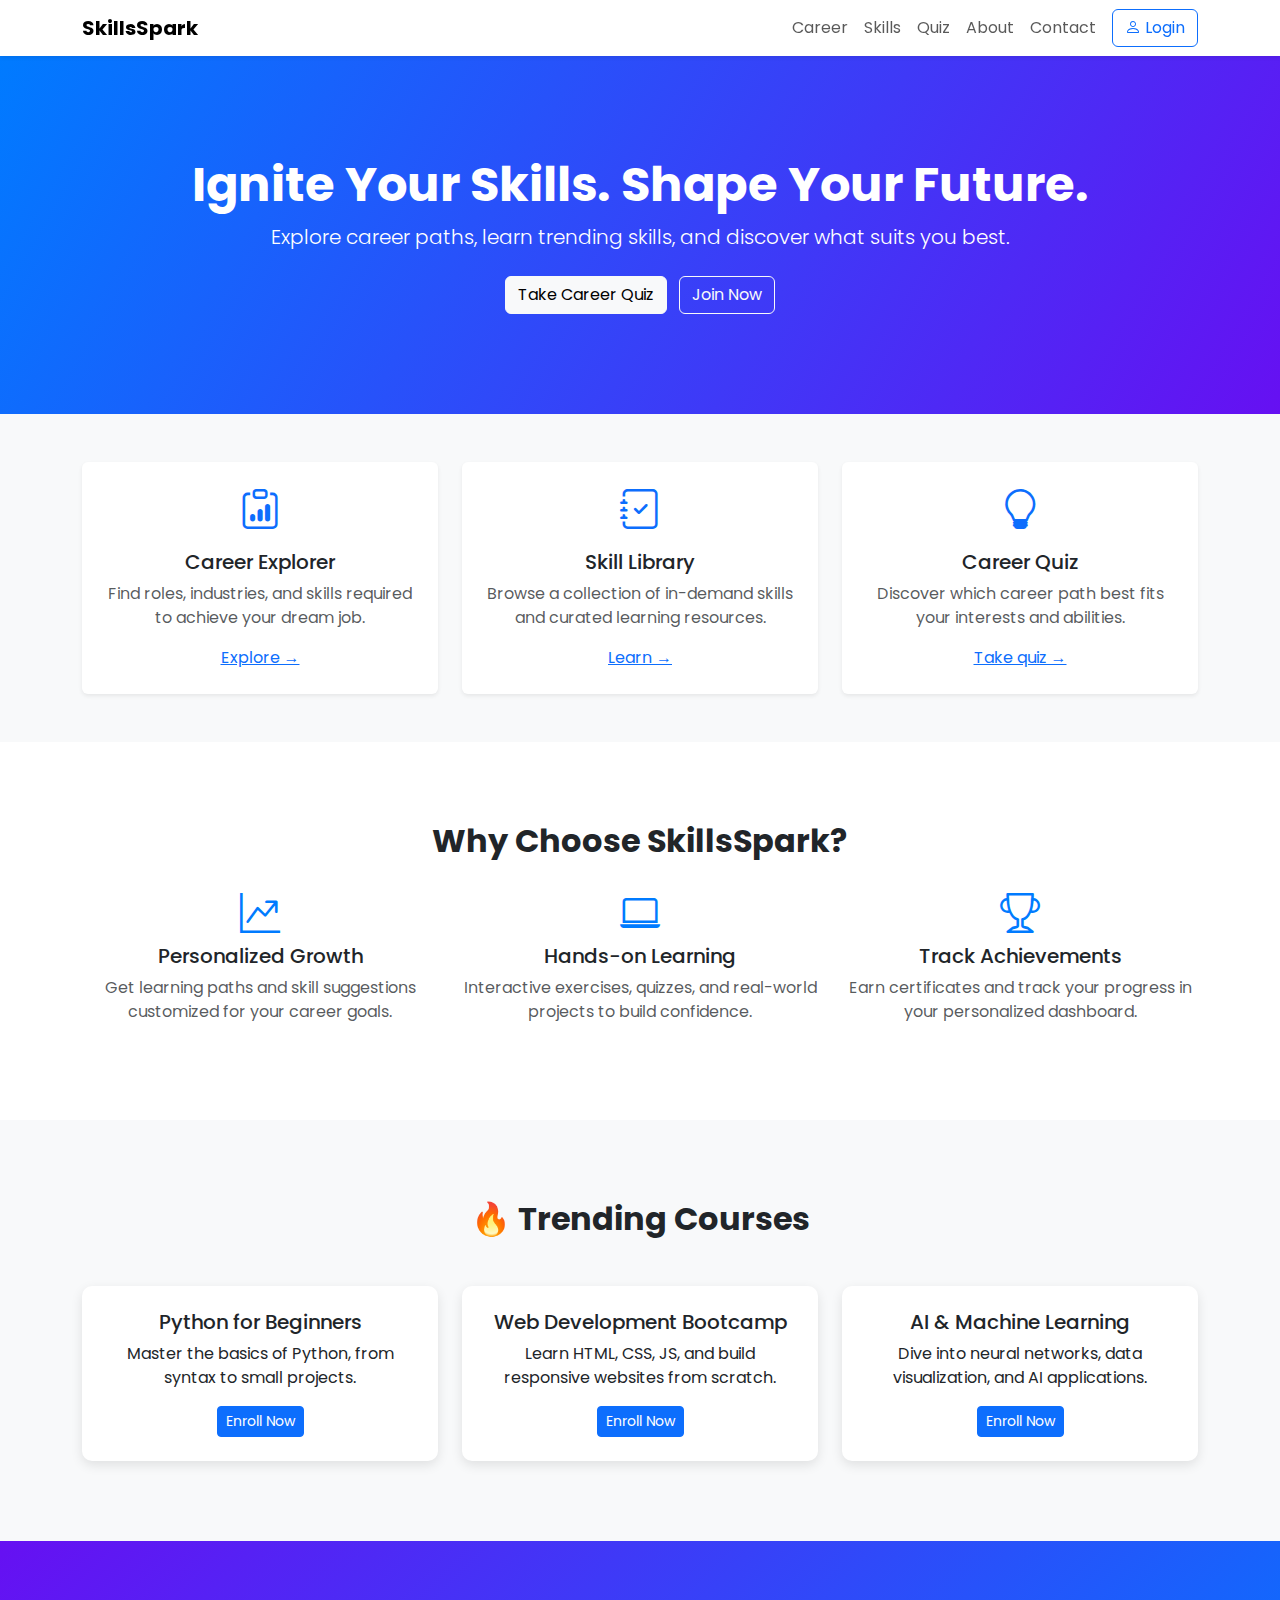
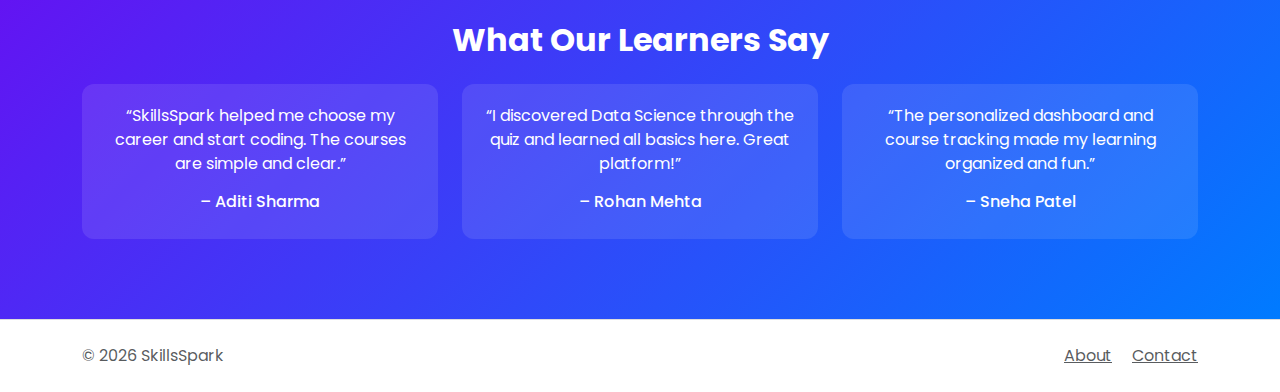
<file: index.html>
<!doctype html>
<html lang="en">
<head>
  <meta charset="utf-8">
  <meta name="viewport" content="width=device-width,initial-scale=1">
  <title>SkillsSpark — Ignite Your Skills</title>

  <!-- Bootstrap CSS -->
  <link href="https://cdn.jsdelivr.net/npm/bootstrap@5.3.3/dist/css/bootstrap.min.css" rel="stylesheet">
  <!-- Google Font -->
  <link href="https://fonts.googleapis.com/css2?family=Poppins:wght@300;400;600;700&display=swap" rel="stylesheet">
  <!-- Bootstrap Icons -->
  <link href="https://cdn.jsdelivr.net/npm/bootstrap-icons@1.11.3/font/bootstrap-icons.css" rel="stylesheet">

  <style>
    body { font-family: 'Poppins', sans-serif; background-color: #f8f9fa; scroll-behavior: smooth; }

    .hero-section { background: linear-gradient(120deg, #007bff, #6610f2); color: white; padding: 100px 0; }
    .hero-section h1 { font-weight: 700; }
    .feature-card { background: #fff; border: none; transition: transform 0.3s; }
    .feature-card:hover { transform: translateY(-5px); }

    /* New sections */
    .why-section { background: #fff; padding: 80px 0; }
    .why-icon { font-size: 40px; color: #007bff; margin-bottom: 15px; }

    .courses-section { background: #f8f9fa; padding: 80px 0; }
    .course-card { border: none; border-radius: 10px; box-shadow: 0 4px 12px rgba(0,0,0,0.1); transition: 0.3s; }
    .course-card:hover { transform: scale(1.03); }

    .testimonial-section { background: linear-gradient(135deg, #6610f2, #007bff); color: white; padding: 80px 0; }
    .testimonial { background: rgba(255,255,255,0.1); border-radius: 12px; padding: 20px; }

    footer { background: #fff; border-top: 1px solid #ddd; }
  </style>
</head>
<body>

<!-- Navbar -->
<nav class="navbar navbar-expand-lg navbar-light bg-white shadow-sm sticky-top">
  <div class="container">
    <a class="navbar-brand fw-bold" href="index.html">SkillsSpark</a>
    <button class="navbar-toggler" type="button" data-bs-toggle="collapse" data-bs-target="#navMenu">
      <span class="navbar-toggler-icon"></span>
    </button>
    <div class="collapse navbar-collapse" id="navMenu">
      <ul class="navbar-nav ms-auto align-items-lg-center">
        <li class="nav-item"><a class="nav-link" href="career.html">Career</a></li>
        <li class="nav-item"><a class="nav-link" href="skills.html">Skills</a></li>
        <li class="nav-item"><a class="nav-link" href="quiz.html">Quiz</a></li>
        <li class="nav-item"><a class="nav-link" href="about.html">About</a></li>
        <li class="nav-item"><a class="nav-link" href="contact.html">Contact</a></li>
        <li class="nav-item ms-2"><a class="btn btn-outline-primary" href="login.html"><i class="bi bi-person"></i> Login</a></li>
      </ul>
    </div>
  </div>
</nav>

<!-- Hero Section -->
<header class="hero-section text-center">
  <div class="container">
    <h1 class="display-5">Ignite Your Skills. Shape Your Future.</h1>
    <p class="lead mb-4">Explore career paths, learn trending skills, and discover what suits you best.</p>
    <a href="quiz.html" class="btn btn-light me-2">Take Career Quiz</a>
    <a href="login.html" class="btn btn-outline-light">Join Now</a>
  </div>
</header>

<!-- Features Section -->
<section class="py-5">
  <div class="container">
    <div class="row g-4">
      <div class="col-md-4">
        <div class="feature-card p-4 rounded shadow-sm h-100 text-center">
          <div class="mb-3 display-6 text-primary"><i class="bi bi-clipboard-data"></i></div>
          <h5>Career Explorer</h5>
          <p class="text-muted">Find roles, industries, and skills required to achieve your dream job.</p>
          <a href="career.html">Explore →</a>
        </div>
      </div>
      <div class="col-md-4">
        <div class="feature-card p-4 rounded shadow-sm h-100 text-center">
          <div class="mb-3 display-6 text-primary"><i class="bi bi-journal-check"></i></div>
          <h5>Skill Library</h5>
          <p class="text-muted">Browse a collection of in-demand skills and curated learning resources.</p>
          <a href="skills.html">Learn →</a>
        </div>
      </div>
      <div class="col-md-4">
        <div class="feature-card p-4 rounded shadow-sm h-100 text-center">
          <div class="mb-3 display-6 text-primary"><i class="bi bi-lightbulb"></i></div>
          <h5>Career Quiz</h5>
          <p class="text-muted">Discover which career path best fits your interests and abilities.</p>
          <a href="quiz.html">Take quiz →</a>
        </div>
      </div>
    </div>
  </div>
</section>

<!-- NEW SECTION: Why Choose SkillsSpark -->
<section class="why-section text-center">
  <div class="container">
    <h2 class="fw-bold mb-4">Why Choose SkillsSpark?</h2>
    <div class="row g-4">
      <div class="col-md-4">
        <div><i class="bi bi-graph-up-arrow why-icon"></i></div>
        <h5>Personalized Growth</h5>
        <p class="text-muted">Get learning paths and skill suggestions customized for your career goals.</p>
      </div>
      <div class="col-md-4">
        <div><i class="bi bi-laptop why-icon"></i></div>
        <h5>Hands-on Learning</h5>
        <p class="text-muted">Interactive exercises, quizzes, and real-world projects to build confidence.</p>
      </div>
      <div class="col-md-4">
        <div><i class="bi bi-trophy why-icon"></i></div>
        <h5>Track Achievements</h5>
        <p class="text-muted">Earn certificates and track your progress in your personalized dashboard.</p>
      </div>
    </div>
  </div>
</section>

<!-- NEW SECTION: Trending Courses -->
<section class="courses-section">
  <div class="container text-center">
    <h2 class="fw-bold mb-5">🔥 Trending Courses</h2>
    <div class="row g-4">
      <div class="col-md-4">
        <div class="course-card p-4 bg-white">
          <h5>Python for Beginners</h5>
          <p>Master the basics of Python, from syntax to small projects.</p>
          <a href="course.html?course=Python%20Programming" class="btn btn-primary btn-sm">Enroll Now</a>
        </div>
      </div>
      <div class="col-md-4">
        <div class="course-card p-4 bg-white">
          <h5>Web Development Bootcamp</h5>
          <p>Learn HTML, CSS, JS, and build responsive websites from scratch.</p>
          <a href="course.html?course=Web%20Development" class="btn btn-primary btn-sm">Enroll Now</a>
        </div>
      </div>
      <div class="col-md-4">
        <div class="course-card p-4 bg-white">
          <h5>AI & Machine Learning</h5>
          <p>Dive into neural networks, data visualization, and AI applications.</p>
          <a href="course.html?course=AI%20%26%20Machine%20Learning" class="btn btn-primary btn-sm">Enroll Now</a>
        </div>
      </div>
    </div>
  </div>
</section>

<!-- NEW SECTION: Testimonials -->
<section class="testimonial-section text-center">
  <div class="container">
    <h2 class="fw-bold mb-4">What Our Learners Say</h2>
    <div class="row g-4">
      <div class="col-md-4">
        <div class="testimonial">
          <p>“SkillsSpark helped me choose my career and start coding. The courses are simple and clear.”</p>
          <h6 class="mt-3">– Aditi Sharma</h6>
        </div>
      </div>
      <div class="col-md-4">
        <div class="testimonial">
          <p>“I discovered Data Science through the quiz and learned all basics here. Great platform!”</p>
          <h6 class="mt-3">– Rohan Mehta</h6>
        </div>
      </div>
      <div class="col-md-4">
        <div class="testimonial">
          <p>“The personalized dashboard and course tracking made my learning organized and fun.”</p>
          <h6 class="mt-3">– Sneha Patel</h6>
        </div>
      </div>
    </div>
  </div>
</section>

<!-- Footer -->
<footer class="py-4">
  <div class="container d-flex justify-content-between align-items-center">
    <div class="text-muted">© <span id="year"></span> SkillsSpark</div>
    <div>
      <a class="text-muted me-3" href="about.html">About</a>
      <a class="text-muted" href="contact.html">Contact</a>
    </div>
  </div>
</footer>

<script>
  document.getElementById('year').textContent = new Date().getFullYear();
</script>
<script src="https://cdn.jsdelivr.net/npm/bootstrap@5.3.3/dist/js/bootstrap.bundle.min.js"></script>
</body>
</html>
</file>
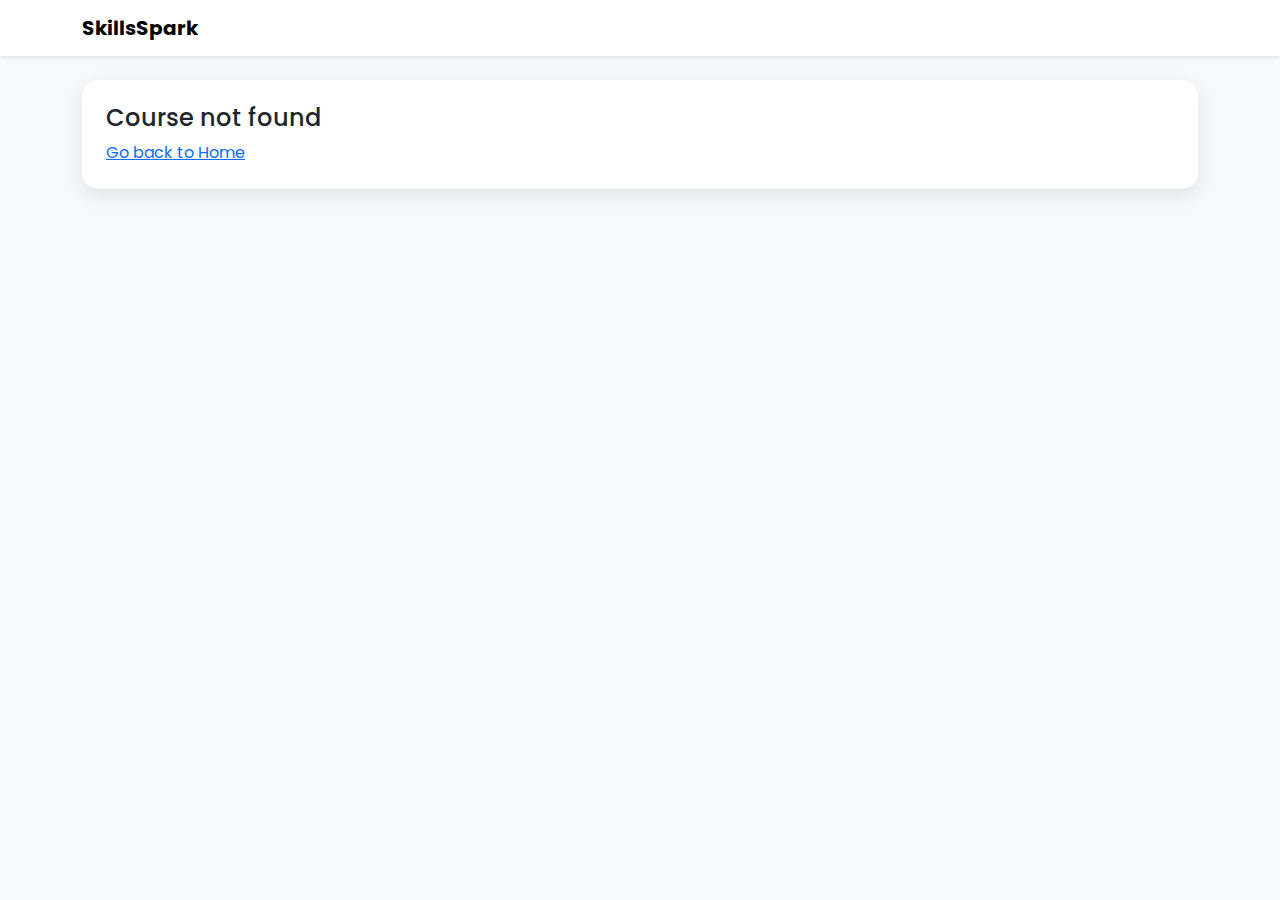
<file: course.html>
<!DOCTYPE html>
<html lang="en">
<head>
<meta charset="UTF-8">
<meta name="viewport" content="width=device-width, initial-scale=1.0">
<title>Course Details • SkillsSpark</title>

<link href="https://cdn.jsdelivr.net/npm/bootstrap@5.3.3/dist/css/bootstrap.min.css" rel="stylesheet">
<link href="https://fonts.googleapis.com/css2?family=Poppins:wght@300;400;600&display=swap" rel="stylesheet">

<style>
body{
  font-family:'Poppins',sans-serif;
  background:#f8f9fa;
}
.card{
  border:none;
  border-radius:16px;
  box-shadow:0 6px 20px rgba(0,0,0,0.1);
}
</style>
</head>

<body>

<!-- NAVBAR -->
<nav class="navbar navbar-light bg-white shadow-sm mb-4">
  <div class="container">
    <a class="navbar-brand fw-bold" href="index.html">SkillsSpark</a>
  </div>
</nav>

<!-- CONTENT -->
<main class="container mb-5">
  <div id="courseContent" class="card p-4"></div>
</main>

<script>
const params = new URLSearchParams(window.location.search);
const courseName = decodeURIComponent(params.get('course') || '');

const data = {

  "Web Development":{
    desc:"Web Development focuses on designing and building responsive, user-friendly websites and web applications used in modern industries.",
    duration:"6 Weeks",
    level:"Beginner to Intermediate",
    careers:["Frontend Developer","Full Stack Developer","UI Developer"],
    skills:[
      "HTML5 – Website structure",
      "CSS3 – Styling & layouts",
      "JavaScript – Interactivity",
      "Bootstrap – Responsive design",
      "React – Modern UI development"
    ],
    syllabus:[
      "HTML tags, forms & tables",
      "CSS Flexbox & Grid",
      "JavaScript & DOM",
      "Responsive website project",
      "Introduction to React"
    ],
    resources:[
      {name:"HTML & CSS",link:"https://www.w3schools.com/html/"},
      {name:"JavaScript",link:"https://developer.mozilla.org/en-US/docs/Web/JavaScript"},
      {name:"React Docs",link:"https://react.dev/learn"}
    ]
  },

  "Python Programming":{
    desc:"Python is a beginner-friendly programming language widely used in software development, automation, data science and AI.",
    duration:"5 Weeks",
    level:"Beginner",
    careers:["Python Developer","Backend Developer","Data Analyst"],
    skills:[
      "Python syntax & logic",
      "Functions & modules",
      "File handling",
      "APIs & Flask basics",
      "Problem solving"
    ],
    syllabus:[
      "Variables & data types",
      "Loops & conditions",
      "Functions & files",
      "Intro to Flask",
      "Mini Python project"
    ],
    resources:[
      {name:"Python Tutorial",link:"https://www.w3schools.com/python/"},
      {name:"Flask",link:"https://flask.palletsprojects.com/"}
    ]
  },

  "AI & Machine Learning":{
    desc:"AI & Machine Learning teaches computers to learn from data and make intelligent decisions used in modern technologies.",
    duration:"8 Weeks",
    level:"Intermediate",
    careers:["AI Engineer","ML Engineer","Data Scientist"],
    skills:[
      "Python for AI",
      "Data preprocessing",
      "Machine learning models",
      "Model evaluation",
      "Basic deep learning"
    ],
    syllabus:[
      "Introduction to AI & ML",
      "Supervised learning",
      "Unsupervised learning",
      "Model training & testing",
      "Mini ML project"
    ],
    resources:[
      {name:"Machine Learning",link:"https://www.coursera.org/learn/machine-learning"},
      {name:"TensorFlow",link:"https://www.tensorflow.org/tutorials"}
    ]
  },

  "Graphic Design":{
    desc:"Graphic Design focuses on visual communication using images, typography, and creativity to build strong brand identity.",
    duration:"4 Weeks",
    level:"Beginner",
    careers:["Graphic Designer","UI Designer","Creative Artist"],
    skills:[
      "Design principles",
      "Color theory",
      "Typography",
      "Adobe tools",
      "Creative thinking"
    ],
    syllabus:[
      "Design fundamentals",
      "Photoshop basics",
      "Illustrator basics",
      "Logo & poster design",
      "Mini design project"
    ],
    resources:[
      {name:"Photoshop",link:"https://helpx.adobe.com/photoshop/tutorials.html"},
      {name:"Figma",link:"https://help.figma.com/"}
    ]
  }

};

const content = document.getElementById("courseContent");

if(!courseName || !data[courseName]){
  content.innerHTML = `
    <h4>Course not found</h4>
    <a href="index.html">Go back to Home</a>
  `;
}else{
  const c = data[courseName];

  content.innerHTML = `
    <h3 class="fw-bold mb-2">${courseName}</h3>
    <p class="text-muted">${c.desc}</p>

    <p><strong>Duration:</strong> ${c.duration}</p>
    <p><strong>Level:</strong> ${c.level}</p>
    <p><strong>Career Opportunities:</strong> ${c.careers.join(", ")}</p>

    <h5 class="mt-3">Skills You Will Learn</h5>
    <ul>${c.skills.map(s=>`<li>${s}</li>`).join("")}</ul>

    <h5 class="mt-3">Course Syllabus</h5>
    <ul>${c.syllabus.map(s=>`<li>${s}</li>`).join("")}</ul>

    <h5 class="mt-3">Learning Resources</h5>
    <ul>${c.resources.map(r=>`<li><a target="_blank" href="${r.link}">${r.name}</a></li>`).join("")}</ul>

    <button id="enrollBtn" class="btn btn-success mt-3">Enroll Now</button>
  `;

  document.getElementById("enrollBtn").addEventListener("click",()=>{
    const email = localStorage.getItem("ss_current");
    if(!email){
      alert("Please login first!");
      location.href="login.html";
      return;
    }

    const users = JSON.parse(localStorage.getItem("ss_users"));
    const user = users[email];

    if(!user.courses.includes(courseName)){
      user.courses.push(courseName);
      user.progress = Math.min(100,(user.progress||0)+20);
      localStorage.setItem("ss_users",JSON.stringify(users));
    }

    alert("Enrolled successfully!");
    location.href="profile.html";
  });
}
</script>

</body>
</html>
</file>
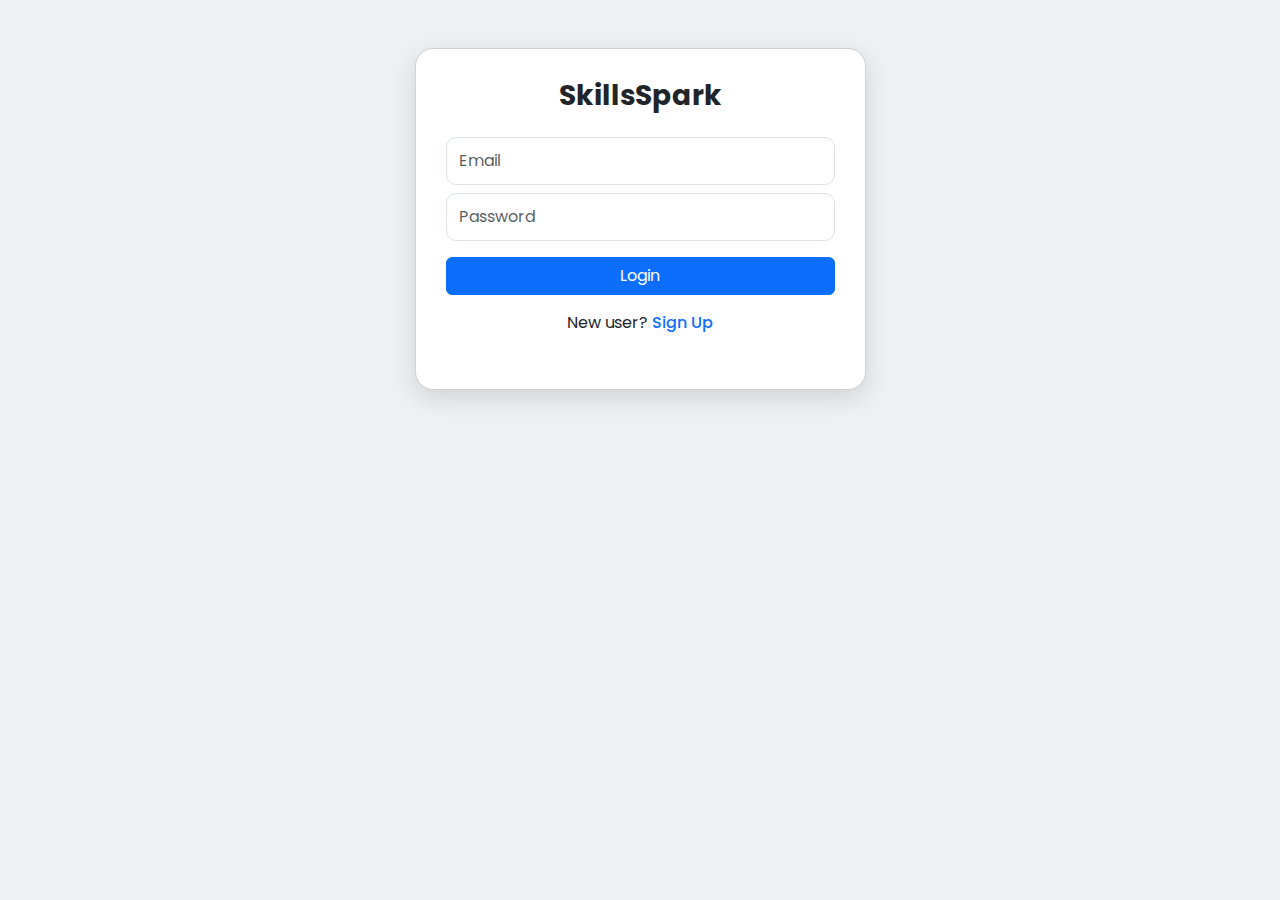
<file: login.html>
<!DOCTYPE html>
<html lang="en">
<head>
<meta charset="UTF-8">
<meta name="viewport" content="width=device-width, initial-scale=1.0">
<title>Login | SkillsSpark</title>

<link href="https://cdn.jsdelivr.net/npm/bootstrap@5.3.3/dist/css/bootstrap.min.css" rel="stylesheet">
<link href="https://fonts.googleapis.com/css2?family=Poppins:wght@300;400;600&display=swap" rel="stylesheet">

<style>
body{
  background:#eef1f4;
  font-family:'Poppins',sans-serif;
}
.card{
  border-radius:18px;
  padding:30px;
  box-shadow:0 8px 25px rgba(0,0,0,0.12);
}
.input-field{
  height:48px;
  border-radius:10px;
}
.toggle{
  color:#0d6efd;
  cursor:pointer;
  font-weight:500;
}
</style>
</head>

<body>

<div class="container py-5">
  <div class="row justify-content-center">
    <div class="col-md-5">
      <div class="card">

        <h3 class="text-center fw-bold mb-4">SkillsSpark</h3>

        <!-- LOGIN -->
        <form id="loginForm">
          <input id="loginEmail" type="email" class="form-control input-field mb-2"
                 placeholder="Email" autocomplete="off" required>
          <input id="loginPassword" type="password" class="form-control input-field mb-3"
                 placeholder="Password" autocomplete="new-password" required>
          <button class="btn btn-primary w-100 mb-3">Login</button>
          <p class="text-center">
            New user? <span class="toggle" id="showSignup">Sign Up</span>
          </p>
        </form>

        <!-- SIGNUP -->
        <form id="signupForm" style="display:none;">
          <input id="signupName" type="text" class="form-control input-field mb-2"
                 placeholder="Full Name" autocomplete="off" required>
          <input id="signupEmail" type="email" class="form-control input-field mb-2"
                 placeholder="Email" autocomplete="off" required>
          <input id="signupPassword" type="password" class="form-control input-field mb-3"
                 placeholder="Password" autocomplete="new-password" required>
          <button class="btn btn-success w-100 mb-3">Create Account</button>
          <p class="text-center">
            Already registered? <span class="toggle" id="showLogin">Login</span>
          </p>
        </form>

        <div id="msg" class="text-center mt-2"></div>

      </div>
    </div>
  </div>
</div>

<script>
/* 🔥 AUTO RESET LOGIN DATA (RUNS ONCE) */
if(!localStorage.getItem("ss_reset_done")){
  localStorage.removeItem("ss_users");
  localStorage.removeItem("ss_current");
  localStorage.setItem("ss_reset_done","yes");
}

/* ELEMENTS */
const loginForm = document.getElementById("loginForm");
const signupForm = document.getElementById("signupForm");
const msg = document.getElementById("msg");

/* TOGGLE */
document.getElementById("showSignup").onclick = ()=>{
  loginForm.style.display="none";
  signupForm.style.display="block";
  msg.textContent="";
};
document.getElementById("showLogin").onclick = ()=>{
  signupForm.style.display="none";
  loginForm.style.display="block";
  msg.textContent="";
};

/* STORAGE HELPERS */
function getUsers(){
  return JSON.parse(localStorage.getItem("ss_users") || "{}");
}
function saveUsers(users){
  localStorage.setItem("ss_users", JSON.stringify(users));
}
function showMsg(text, error=false){
  msg.textContent = text;
  msg.className = error ? "text-danger" : "text-success";
}

/* SIGNUP */
signupForm.onsubmit = e=>{
  e.preventDefault();
  const users = getUsers();
  const email = signupEmail.value.trim();

  if(users[email]){
    showMsg("User already exists", true);
    return;
  }

  users[email] = {
    name: signupName.value.trim(),
    password: signupPassword.value
  };

  saveUsers(users);
  localStorage.setItem("ss_current", email);
  showMsg("Account created successfully");
  setTimeout(()=>location.href="profile.html",700);
};

/* LOGIN */
loginForm.onsubmit = e=>{
  e.preventDefault();
  const users = getUsers();
  const email = loginEmail.value.trim();
  const pass = loginPassword.value;

  if(!users[email] || users[email].password !== pass){
    showMsg("Invalid email or password", true);
    return;
  }

  localStorage.setItem("ss_current", email);
  showMsg("Login successful");
  setTimeout(()=>location.href="profile.html",600);
};

/* CLEAR INPUTS */
window.onload = ()=>{
  loginEmail.value="";
  loginPassword.value="";
};
</script>

</body>
</html>
</file>
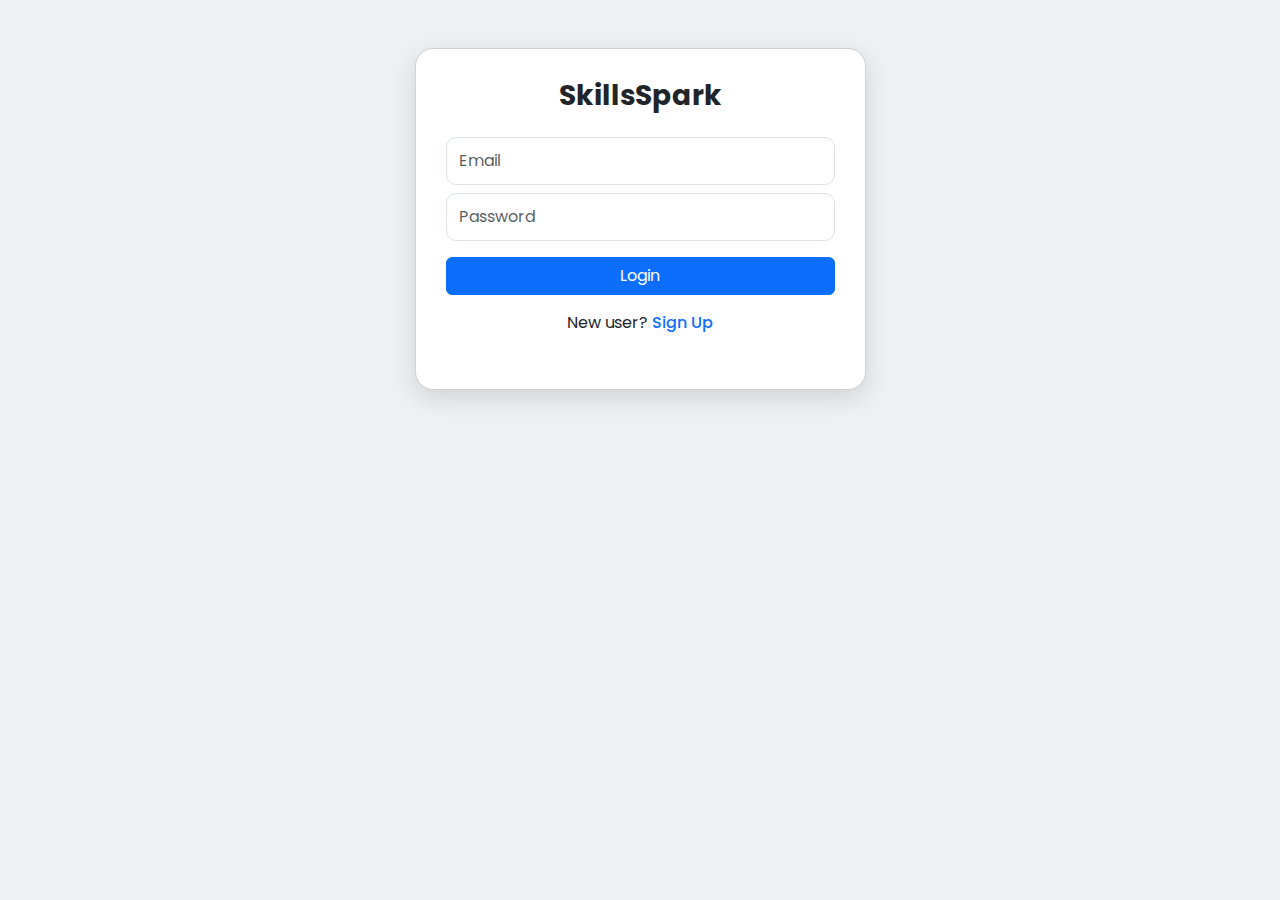
<file: profile.html>
<!DOCTYPE html>
<html lang="en">
<head>
<meta charset="UTF-8">
<meta name="viewport" content="width=device-width, initial-scale=1.0">
<title>Your Profile • SkillsSpark</title>
<link href="https://cdn.jsdelivr.net/npm/bootstrap@5.3.3/dist/css/bootstrap.min.css" rel="stylesheet">
<style>
body{
  background:#f4f6fa;
  font-family:Poppins, sans-serif;
}
.card{
  border-radius:20px;
  padding:25px;
  background:white;
  box-shadow:0 6px 20px rgba(0,0,0,0.1);
}
.section-title{
  font-weight:600;
  margin-bottom:10px;
}
.badge-course{
  background:#0d6efd;
  padding:8px 14px;
  border-radius:20px;
  font-size:14px;
  color:white;
  margin-right:6px;
}
.logout-btn{
  background:red;
  color:white;
  border:none;
  padding:8px 15px;
  border-radius:8px;
  float:right;
}
</style>
</head>

<body>

<nav class="navbar navbar-light bg-white shadow-sm mb-4">
  <div class="container d-flex justify-content-between">
    <h4 class="fw-bold">SkillsSpark</h4>
    <button id="logoutBtn" class="logout-btn">Logout</button>
  </div>
</nav>

<div class="container">

  <!-- USER INFO -->
  <div class="card mb-4">
    <h4 class="section-title">Student Profile</h4>
    <p><strong>Name:</strong> <span id="p_name"></span></p>
    <p><strong>Email:</strong> <span id="p_email"></span></p>
    <p><strong>Age:</strong> <span id="p_age"></span></p>
    <p><strong>Progress:</strong> <span id="p_progress"></span>%</p>
  </div>

  <!-- ENROLLED COURSES -->
  <div class="card mb-4">
    <h4 class="section-title">Enrolled Courses</h4>
    <div id="courseList"></div>
  </div>

  <!-- QUIZ RESULTS -->
  <div class="card">
    <h4 class="section-title">Quiz Results</h4>
    <ul id="quizResults"></ul>
  </div>

</div>


<script>
// Load Logged User
const currentUserEmail = localStorage.getItem("ss_current");
const allUsers = JSON.parse(localStorage.getItem("ss_users") || "{}");
const user = allUsers[currentUserEmail];

// If not logged in, redirect
if(!currentUserEmail || !user){
  location.href = "login.html";
}

// Insert user info
document.getElementById("p_name").textContent = user.name;
document.getElementById("p_email").textContent = user.email;
document.getElementById("p_age").textContent = user.age || "Not Provided";
document.getElementById("p_progress").textContent = user.progress || 0;

// Show enrolled courses
const courseBox = document.getElementById("courseList");
if(user.courses.length === 0){
  courseBox.innerHTML = "<p>No courses enrolled yet.</p>";
} else {
  user.courses.forEach(c=>{
    courseBox.innerHTML += `
      <span class="badge-course">${c}</span>
    `;
  });
}

// Show quiz results
const resultBox = document.getElementById("quizResults");
if(user.quizResults.length === 0){
  resultBox.innerHTML = "<p>No quiz attempts yet.</p>";
} else {
  user.quizResults.forEach(r=>{
    resultBox.innerHTML += `<li>${r}</li>`;
  });
}

// Logout
document.getElementById("logoutBtn").addEventListener("click", ()=>{
  localStorage.removeItem("ss_current");
  location.href = "index.html";
});

</script>

</body>
</html>
</file>
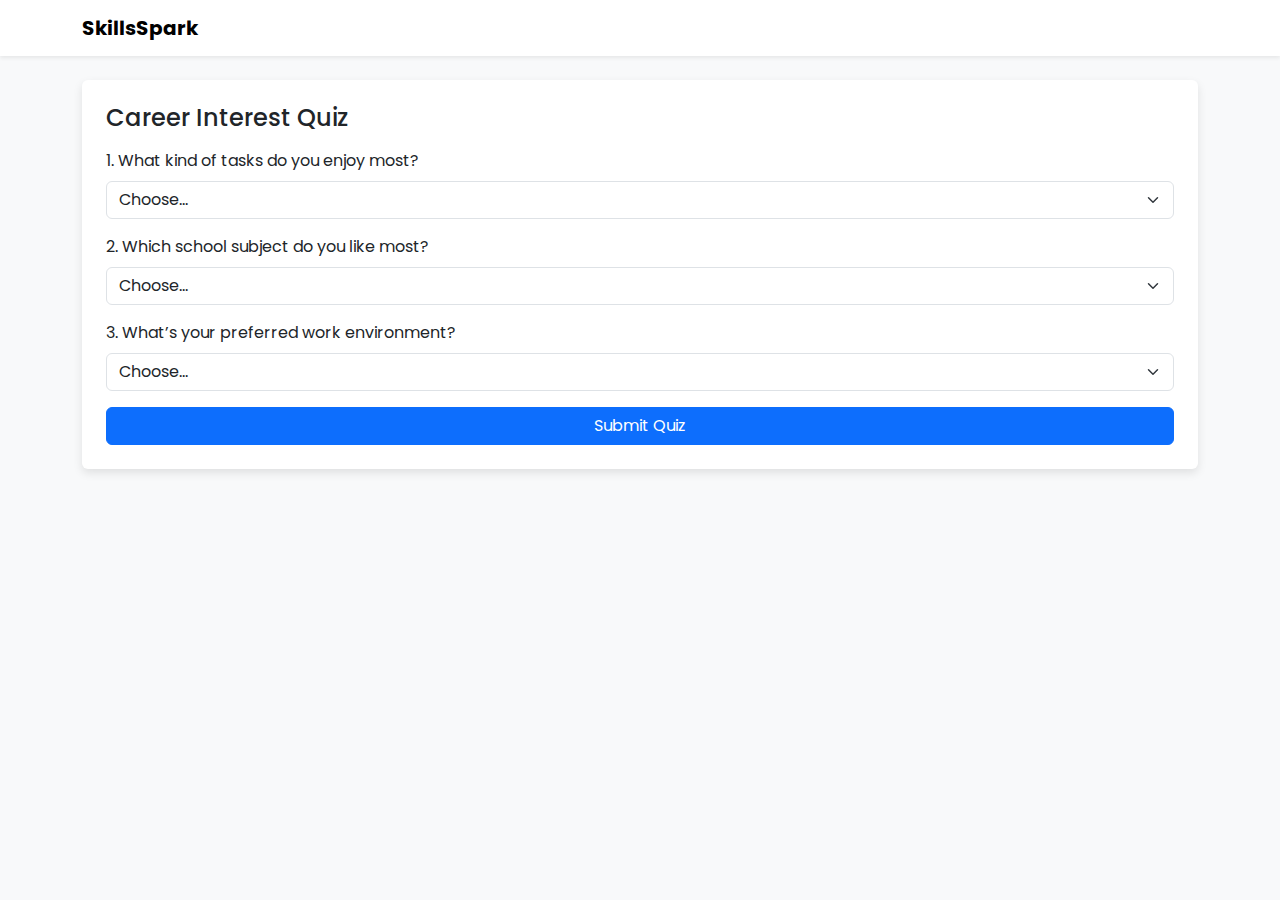
<file: quiz.html>
<!DOCTYPE html>
<html lang="en">
<head>
<meta charset="UTF-8">
<meta name="viewport" content="width=device-width,initial-scale=1.0">
<title>Career Quiz • SkillsSpark</title>
<link href="https://cdn.jsdelivr.net/npm/bootstrap@5.3.3/dist/css/bootstrap.min.css" rel="stylesheet">
<link href="https://fonts.googleapis.com/css2?family=Poppins:wght@300;400;600&display=swap" rel="stylesheet">
<style>
body { font-family:'Poppins',sans-serif; background:#f8f9fa; }
.card { border:none; box-shadow:0 4px 10px rgba(0,0,0,0.1); }
</style>
</head>
<body>
<nav class="navbar navbar-light bg-white shadow-sm mb-4">
  <div class="container">
    <a class="navbar-brand fw-bold" href="index.html">SkillsSpark</a>
  </div>
</nav>

<main class="container">
  <div class="card p-4 mb-4">
    <h4 class="mb-3">Career Interest Quiz</h4>
    <form id="quizForm">
      <div class="mb-3">
        <label class="form-label">1. What kind of tasks do you enjoy most?</label>
        <select class="form-select" id="q1" required>
          <option value="">Choose...</option>
          <option value="tech">Solving technical problems</option>
          <option value="design">Creating visuals or designs</option>
          <option value="business">Planning, managing or marketing</option>
          <option value="science">Experimenting and research</option>
          <option value="social">Helping and teaching others</option>
        </select>
      </div>

      <div class="mb-3">
        <label class="form-label">2. Which school subject do you like most?</label>
        <select class="form-select" id="q2" required>
          <option value="">Choose...</option>
          <option value="tech">Maths / Computer</option>
          <option value="design">Art / Graphics</option>
          <option value="business">Economics / Commerce</option>
          <option value="science">Biology / Chemistry</option>
          <option value="social">Psychology / Literature</option>
        </select>
      </div>

      <div class="mb-3">
        <label class="form-label">3. What’s your preferred work environment?</label>
        <select class="form-select" id="q3" required>
          <option value="">Choose...</option>
          <option value="tech">In front of a computer</option>
          <option value="design">Creative studio</option>
          <option value="business">Office / corporate</option>
          <option value="science">Laboratory / research center</option>
          <option value="social">Schools / community work</option>
        </select>
      </div>

      <button class="btn btn-primary w-100" type="submit">Submit Quiz</button>
    </form>
  </div>

  <div id="resultSection" class="card p-4" style="display:none;">
    <h4 class="mb-3">Your Recommended Field</h4>
    <p id="resultText"></p>
    <h5 class="mt-3">Suggested Courses & Skills</h5>
    <div id="courseList"></div>
  </div>
</main>

<script>
const recommendations = {
  tech: {
    field: "Technology & Software Development",
    courses: [
      {name:"Web Development", skill:"HTML, CSS, JavaScript, React"},
      {name:"Python Programming", skill:"Python, Flask, APIs"},
      {name:"AI & Machine Learning", skill:"Python, TensorFlow, Data Science"}
    ]
  },
  design: {
    field: "Creative Design & Multimedia",
    courses: [
      {name:"Graphic Design", skill:"Photoshop, Illustrator, Figma"},
      {name:"UI/UX Design", skill:"Wireframing, Prototyping, UX Research"},
      {name:"Video Editing", skill:"Premiere Pro, After Effects"}
    ]
  },
  business: {
    field: "Business & Management",
    courses: [
      {name:"Digital Marketing", skill:"SEO, Google Ads, Content Strategy"},
      {name:"Entrepreneurship", skill:"Startup Planning, Pitching"},
      {name:"Project Management", skill:"Agile, Scrum, Leadership"}
    ]
  },
  science: {
    field: "Science & Research",
    courses: [
      {name:"Biotechnology", skill:"Lab Techniques, Data Analysis"},
      {name:"Environmental Science", skill:"Sustainability, Research"},
      {name:"Physics Research", skill:"Simulation, Experimentation"}
    ]
  },
  social: {
    field: "Education & Social Work",
    courses: [
      {name:"Teaching Skills", skill:"Curriculum Design, Communication"},
      {name:"Counseling Psychology", skill:"Therapy, Communication"},
      {name:"Community Service", skill:"Leadership, Event Planning"}
    ]
  }
};

document.getElementById('quizForm').addEventListener('submit', e=>{
  e.preventDefault();
  const q1=document.getElementById('q1').value;
  const q2=document.getElementById('q2').value;
  const q3=document.getElementById('q3').value;
  const cat = q1 || q2 || q3;
  if(!cat){ alert("Please answer all questions."); return; }

  const rec = recommendations[cat];
  const resultText = document.getElementById('resultText');
  const courseList = document.getElementById('courseList');
  resultText.textContent = `You seem interested in ${rec.field}. Here are some courses and skills for you:`;
  courseList.innerHTML = '';

  rec.courses.forEach(course=>{
    const div=document.createElement('div');
    div.className="border rounded p-3 mb-2 bg-light";
    div.innerHTML=`
      <strong>${course.name}</strong><br>
      <small>${course.skill}</small><br>
      <button class='btn btn-sm btn-success mt-2 enrollBtn'>Enroll</button>
    `;
    div.querySelector('.enrollBtn').addEventListener('click',()=>{
      const currentUserEmail=localStorage.getItem('ss_current');
      if(!currentUserEmail){ alert('Please login first!'); location.href='login.html'; return; }
      const users=JSON.parse(localStorage.getItem('ss_users')||'{}');
      const user=users[currentUserEmail];
      user.courses.push(course.name);
      user.progress = Math.min(100,(user.progress||0)+20);
      user.quizResults.push(rec.field);
      users[currentUserEmail]=user;
      localStorage.setItem('ss_users',JSON.stringify(users));
      alert("Enrolled in "+course.name+" successfully!");
      location.href='profile.html';
    });
    courseList.appendChild(div);
  });

  document.getElementById('quizForm').style.display='none';
  document.getElementById('resultSection').style.display='block';
});
</script>
</body>
</html>
</file>
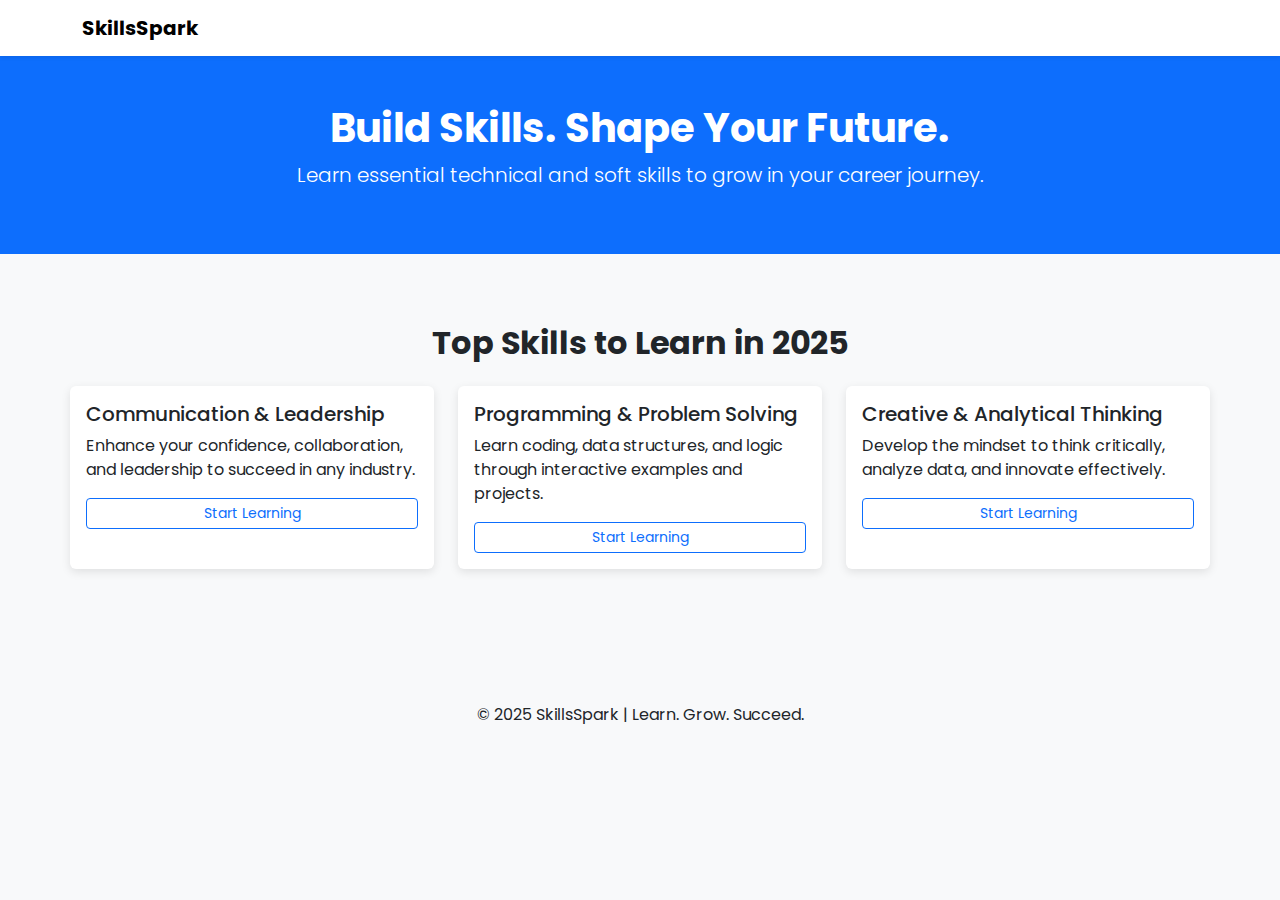
<file: skills.html>
<!DOCTYPE html>
<html lang="en">
<head>
<meta charset="UTF-8">
<meta name="viewport" content="width=device-width, initial-scale=1.0">
<title>Skill Development • SkillsSpark</title>
<link href="https://cdn.jsdelivr.net/npm/bootstrap@5.3.3/dist/css/bootstrap.min.css" rel="stylesheet">
<link href="https://fonts.googleapis.com/css2?family=Poppins:wght@300;400;600&display=swap" rel="stylesheet">
<style>
body { font-family:'Poppins',sans-serif; background:#f8f9fa; }
.skill-section { padding:70px 0; }
.card { border:none; box-shadow:0 3px 10px rgba(0,0,0,0.1); transition:transform .2s; }
.card:hover { transform:scale(1.03); }
</style>
</head>
<body>

<nav class="navbar navbar-expand-lg navbar-light bg-white shadow-sm">
  <div class="container">
    <a class="navbar-brand fw-bold" href="index.html">SkillsSpark</a>
  </div>
</nav>

<section class="text-center bg-primary text-white py-5">
  <div class="container">
    <h1 class="fw-bold">Build Skills. Shape Your Future.</h1>
    <p class="lead">Learn essential technical and soft skills to grow in your career journey.</p>
  </div>
</section>

<section class="skill-section container">
  <h2 class="text-center fw-bold mb-4">Top Skills to Learn in 2025</h2>
  <div class="row g-4">
    <div class="col-md-4">
      <div class="card p-3 h-100">
        <h5>Communication & Leadership</h5>
        <p>Enhance your confidence, collaboration, and leadership to succeed in any industry.</p>
        <a href="course.html?course=Leadership" class="btn btn-outline-primary btn-sm">Start Learning</a>
      </div>
    </div>
    <div class="col-md-4">
      <div class="card p-3 h-100">
        <h5>Programming & Problem Solving</h5>
        <p>Learn coding, data structures, and logic through interactive examples and projects.</p>
        <a href="course.html?course=Python%20Programming" class="btn btn-outline-primary btn-sm">Start Learning</a>
      </div>
    </div>
    <div class="col-md-4">
      <div class="card p-3 h-100">
        <h5>Creative & Analytical Thinking</h5>
        <p>Develop the mindset to think critically, analyze data, and innovate effectively.</p>
        <a href="course.html?course=AI%20%26%20Machine%20Learning" class="btn btn-outline-primary btn-sm">Start Learning</a>
      </div>
    </div>
  </div>
</section>

<footer class="bg-light text-center py-3 mt-5">
  <p>© 2025 SkillsSpark | Learn. Grow. Succeed.</p>
</footer>

</body>
</html>
</file>
